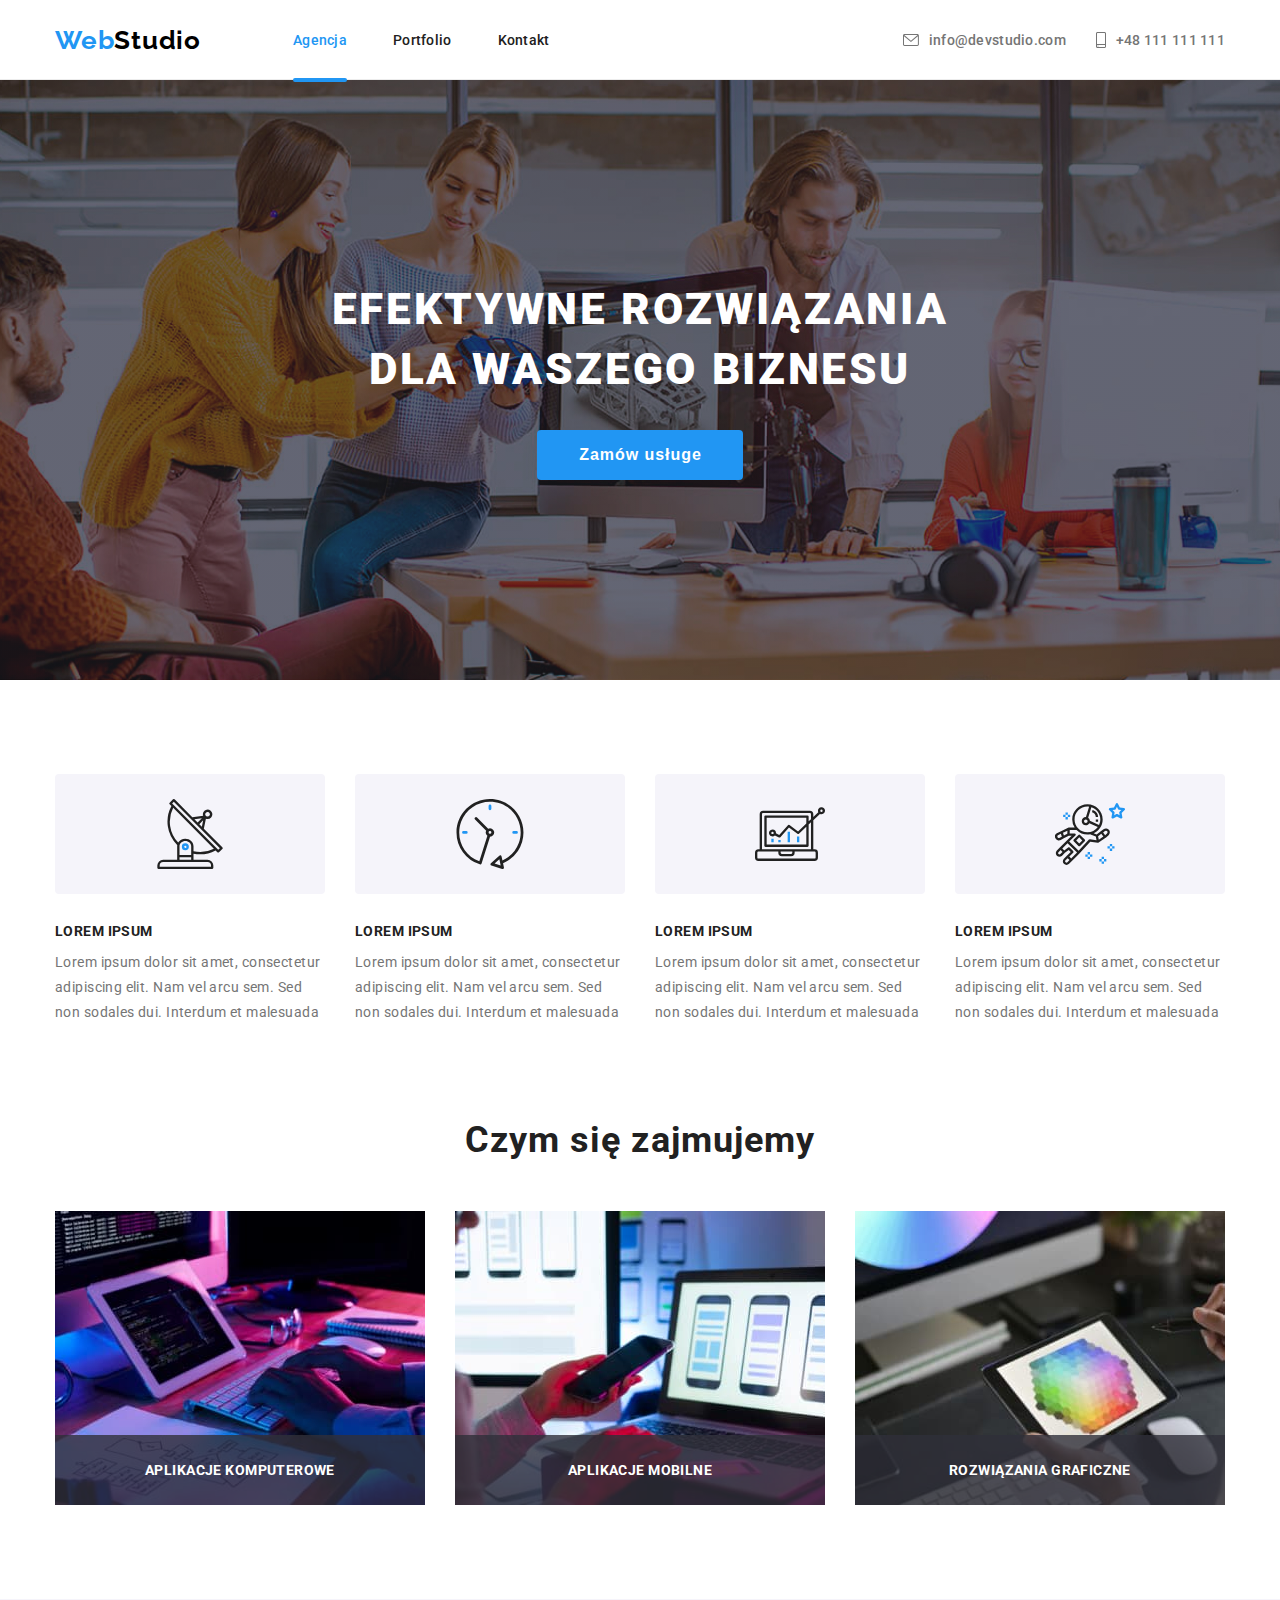
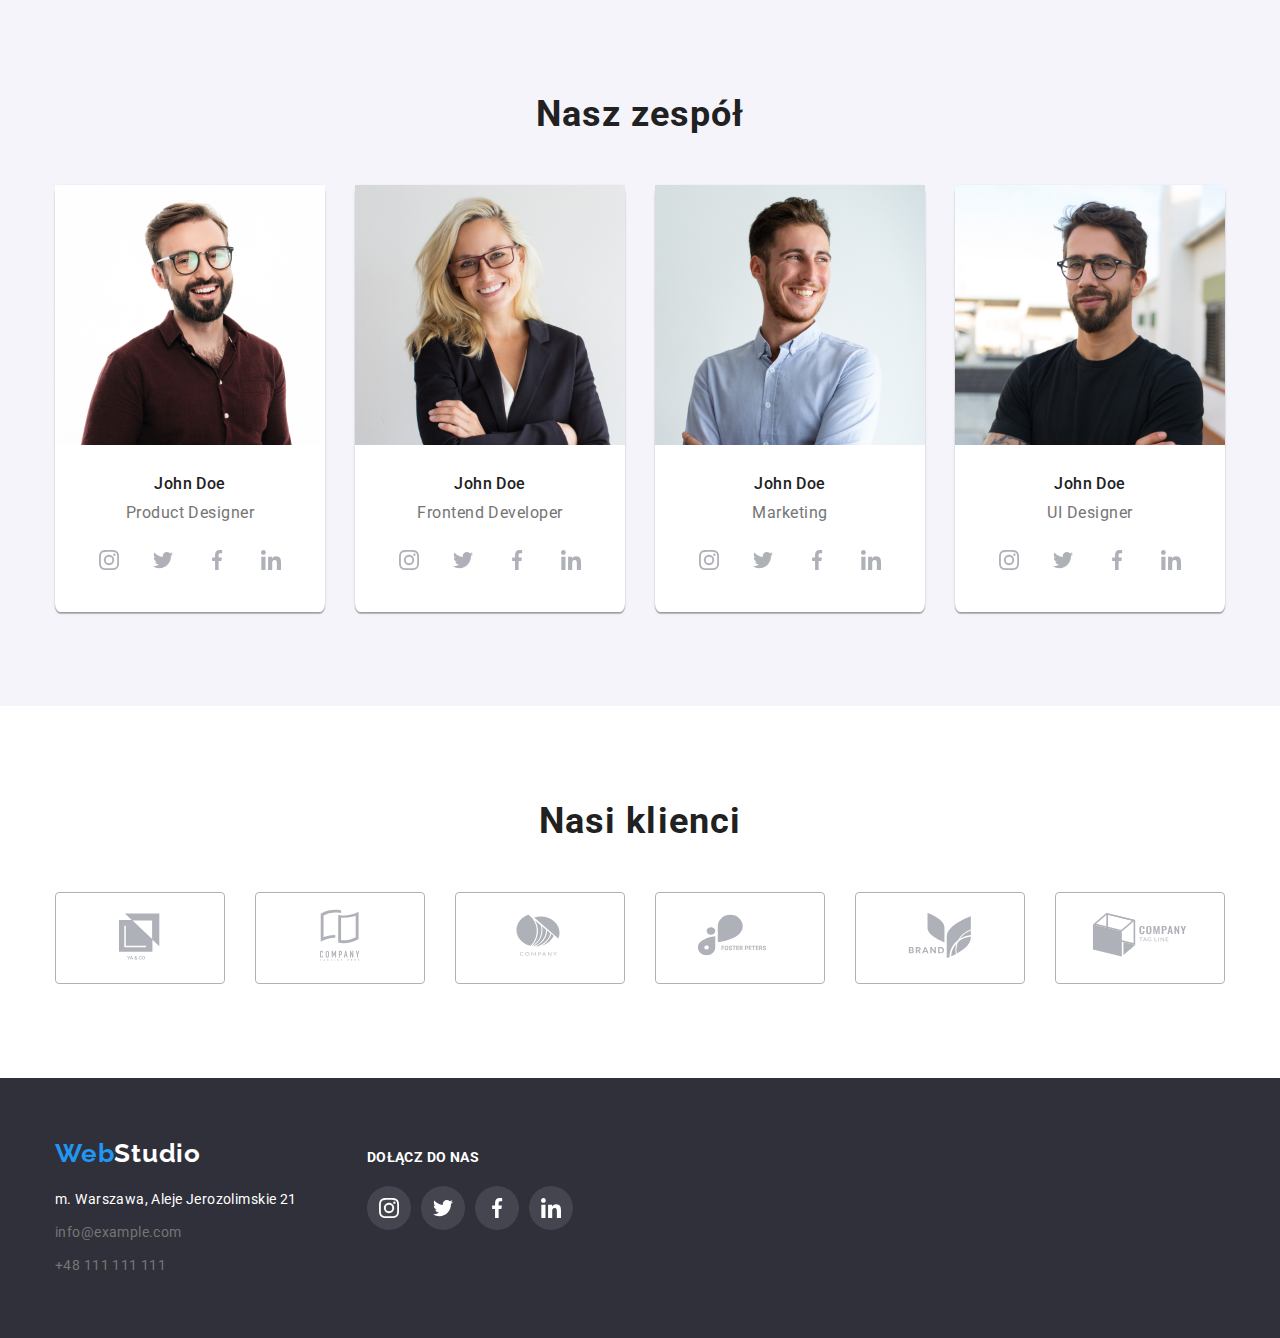
<file: index.html>
<!DOCTYPE html>
<html lang="pl">
    <head>
        <meta charset="UTF-8" />
        <meta http-equiv="X-UA-Compatible" content="IE=edge" />
        <meta name="viewport" content="width=device-width, initial-scale=1.0" />
        <title>Studio</title>
        <!--Font styles links-->
        <link rel="preconnect" href="https://fonts.googleapis.com" />
        <link rel="preconnect" href="https://fonts.gstatic.com" crossorigin />
        <link
            href="https://fonts.googleapis.com/css2?family=Raleway:wght@700&family=Roboto:wght@400;500;700;900&display=swap"
            rel="stylesheet"
        />
        <!--End font styles links-->
        <link rel="stylesheet" href="css/style.css" />
    </head>
    <body>
        <header class="site-navigation">
            <div class="container">
                <nav class="menu">
                    <div class="navigation-box">
                        <a href="index.html" class="logo"
                            ><span class="logo-accent">Web</span>Studio</a
                        >

                        <ul class="navigation-list">
                            <li>
                                <a
                                    href="index.html"
                                    class="navigation-links active"
                                    >Agencja</a
                                >
                            </li>
                            <li>
                                <a
                                    href="portfolio.html"
                                    class="navigation-links"
                                    >Portfolio</a
                                >
                            </li>
                            <li>
                                <a href="#contacts" class="navigation-links"
                                    >Kontakt</a
                                >
                            </li>
                        </ul>
                    </div>
                    <div>
                        <ul class="contacts-list">
                            <li>
                                <a
                                    href="mailto:info@devstudio.com"
                                    class="contacts-links"
                                >
                                    <svg
                                        class="mail-icon"
                                        width="16"
                                        height="12"
                                    >
                                        <use
                                            href="./images/icons.svg#icon-mail"
                                        ></use>
                                    </svg>
                                    info@devstudio.com
                                </a>
                            </li>
                            <li>
                                <a
                                    href="tel:+48111111111"
                                    class="contacts-links"
                                >
                                    <svg
                                        class="phone-icon"
                                        width="10"
                                        height="16"
                                    >
                                        <use
                                            href="./images/icons.svg#icon-phone"
                                        ></use>
                                    </svg>
                                    +48 111 111 111</a
                                >
                            </li>
                        </ul>
                    </div>
                </nav>
            </div>
        </header>

        <main>
            <!-- Main header-->
            <section class="hero">
                <div class="container">
                    <div class="hero-header-box">
                        <h1 class="hero-header">
                            Efektywne rozwiązania dla waszego biznesu
                        </h1>
                    </div>
                    <div class="hero-button-box">
                        <button
                            type="button"
                            class="hero-button"
                            data-modal-open
                        >
                            Zamów usługe
                        </button>
                    </div>
                </div>
            </section>

            <!-- article -->

            <section class="article">
                <div class="container section">
                    <ul class="article-list">
                        <li>
                            <div class="article-icon-box">
                                <svg width="70" height="70">
                                    <use
                                        href="./images/icons.svg#icon-antenna"
                                    ></use>
                                </svg>
                            </div>
                            <article>
                                <h3 class="article-item-title">Lorem ipsum</h3>
                                <p class="article-item">
                                    Lorem ipsum dolor sit amet, consectetur
                                    adipiscing elit. Nam vel arcu sem. Sed non
                                    sodales dui. Interdum et malesuada
                                </p>
                            </article>
                        </li>
                        <li>
                            <div class="article-icon-box">
                                <svg width="70" height="70">
                                    <use
                                        href="./images/icons.svg#icon-clock"
                                    ></use>
                                </svg>
                            </div>
                            <article>
                                <h3 class="article-item-title">Lorem ipsum</h3>
                                <p class="article-item">
                                    Lorem ipsum dolor sit amet, consectetur
                                    adipiscing elit. Nam vel arcu sem. Sed non
                                    sodales dui. Interdum et malesuada
                                </p>
                            </article>
                        </li>
                        <li>
                            <div class="article-icon-box">
                                <svg width="70" height="70">
                                    <use
                                        href="./images/icons.svg#icon-diagram"
                                    ></use>
                                </svg>
                            </div>
                            <article>
                                <h3 class="article-item-title">Lorem ipsum</h3>
                                <p class="article-item">
                                    Lorem ipsum dolor sit amet, consectetur
                                    adipiscing elit. Nam vel arcu sem. Sed non
                                    sodales dui. Interdum et malesuada
                                </p>
                            </article>
                        </li>
                        <li>
                            <div class="article-icon-box">
                                <svg width="70" height="70">
                                    <use
                                        href="./images/icons.svg#icon-astronaut"
                                    ></use>
                                </svg>
                            </div>
                            <article>
                                <h3 class="article-item-title">Lorem ipsum</h3>
                                <p class="article-item">
                                    Lorem ipsum dolor sit amet, consectetur
                                    adipiscing elit. Nam vel arcu sem. Sed non
                                    sodales dui. Interdum et malesuada
                                </p>
                            </article>
                        </li>
                    </ul>
                </div>
            </section>

            <!--offer-->
            <section>
                <div class="container section">
                    <h2 class="offer-title">Czym się zajmujemy</h2>
                    <ul class="offer-list">
                        <li>
                            <div class="thumb">
                                <img
                                    class="offer-image"
                                    src="images/box1.jpg"
                                    alt="pisanie na klawiaturze"
                                    height="294"
                                    width="370"
                                />
                                <div class="offer-image-label">
                                    <p class="offer-image-label-title">
                                        Aplikacje komputerowe
                                    </p>
                                </div>
                            </div>
                        </li>
                        <li>
                            <div class="thumb">
                                <img
                                    class="offer-image"
                                    src="images/box2.jpg"
                                    alt="telefon w ręku"
                                    height="294"
                                    width="370"
                                />
                                <div class="offer-image-label">
                                    <p class="offer-image-label-title">
                                        Aplikacje mobilne
                                    </p>
                                </div>
                            </div>
                        </li>
                        <li>
                            <div class="thumb">
                                <img
                                    class="offer-image"
                                    src="images/box3.jpg"
                                    alt="wybieranie koloru na tablecie"
                                    height="294"
                                    width="370"
                                />
                                <div class="offer-image-label">
                                    <p class="offer-image-label-title">
                                        Rozwiązania graficzne
                                    </p>
                                </div>
                            </div>
                        </li>
                    </ul>
                </div>
            </section>

            <section class="team">
                <div class="container section">
                    <h2 id="agency" class="team-title">Nasz zespół</h2>

                    <ul class="team-list">
                        <li>
                            <figure class="team-card">
                                <img
                                    class="team-image"
                                    src="images/img1.jpg"
                                    alt="mężczyzna w okularach, ubrany w bordową koszulę"
                                    height="260"
                                    width="270"
                                />
                                <figcaption>
                                    <h3 class="team-name">John Doe</h3>
                                    <p class="team-job">Product Designer</p>
                                    <ul class="team-icon-list">
                                        <li>
                                            <a href="#" class="team-icon">
                                                <svg
                                                    class="team-icon-item"
                                                    width="20"
                                                    height="20"
                                                >
                                                    <use
                                                        href="./images/icons.svg#icon-instagram"
                                                    ></use>
                                                </svg>
                                            </a>
                                        </li>
                                        <li>
                                            <a href="#" class="team-icon">
                                                <svg
                                                    class="team-icon-item"
                                                    width="20"
                                                    height="20"
                                                >
                                                    <use
                                                        href="./images/icons.svg#icon-twitter"
                                                    ></use>
                                                </svg>
                                            </a>
                                        </li>
                                        <li>
                                            <a href="#" class="team-icon">
                                                <svg
                                                    class="team-icon-item"
                                                    width="20"
                                                    height="20"
                                                >
                                                    <use
                                                        href="./images/icons.svg#icon-facebook"
                                                    ></use>
                                                </svg>
                                            </a>
                                        </li>
                                        <li>
                                            <a href="#" class="team-icon">
                                                <svg
                                                    class="team-icon-item"
                                                    width="20"
                                                    height="20"
                                                >
                                                    <use
                                                        href="./images/icons.svg#icon-linkedin"
                                                    ></use>
                                                </svg>
                                            </a>
                                        </li>
                                    </ul>
                                </figcaption>
                            </figure>
                        </li>
                        <li>
                            <figure class="team-card">
                                <img
                                    class="team-image"
                                    src="images/img2.jpg"
                                    alt="kobieta w okularach"
                                    height="260"
                                    width="270"
                                />
                                <figcaption>
                                    <h3 class="team-name">John Doe</h3>
                                    <p class="team-job">Frontend Developer</p>
                                    <ul class="team-icon-list">
                                        <li>
                                            <a href="#" class="team-icon">
                                                <svg
                                                    class="team-icon-item"
                                                    width="20"
                                                    height="20"
                                                >
                                                    <use
                                                        href="./images/icons.svg#icon-instagram"
                                                    ></use>
                                                </svg>
                                            </a>
                                        </li>
                                        <li>
                                            <a href="#" class="team-icon">
                                                <svg
                                                    class="team-icon-item"
                                                    width="20"
                                                    height="20"
                                                >
                                                    <use
                                                        href="./images/icons.svg#icon-twitter"
                                                    ></use>
                                                </svg>
                                            </a>
                                        </li>
                                        <li>
                                            <a href="#" class="team-icon">
                                                <svg
                                                    class="team-icon-item"
                                                    width="20"
                                                    height="20"
                                                >
                                                    <use
                                                        href="./images/icons.svg#icon-facebook"
                                                    ></use>
                                                </svg>
                                            </a>
                                        </li>
                                        <li>
                                            <a href="#" class="team-icon">
                                                <svg
                                                    class="team-icon-item"
                                                    width="20"
                                                    height="20"
                                                >
                                                    <use
                                                        href="./images/icons.svg#icon-linkedin"
                                                    ></use>
                                                </svg>
                                            </a>
                                        </li>
                                    </ul>
                                </figcaption>
                            </figure>
                        </li>
                        <li>
                            <figure class="team-card">
                                <img
                                    class="team-image"
                                    src="images/img3.jpg"
                                    alt="uśmiechnięty mężczyzna w niebieskiej koszuli"
                                    height="260"
                                    width="270"
                                />
                                <figcaption>
                                    <h3 class="team-name">John Doe</h3>
                                    <p class="team-job">Marketing</p>
                                    <ul class="team-icon-list">
                                        <li>
                                            <a href="#" class="team-icon">
                                                <svg
                                                    class="team-icon-item"
                                                    width="20"
                                                    height="20"
                                                >
                                                    <use
                                                        href="./images/icons.svg#icon-instagram"
                                                    ></use>
                                                </svg>
                                            </a>
                                        </li>
                                        <li>
                                            <a href="#" class="team-icon">
                                                <svg
                                                    class="team-icon-item"
                                                    width="20"
                                                    height="20"
                                                >
                                                    <use
                                                        href="./images/icons.svg#icon-twitter"
                                                    ></use>
                                                </svg>
                                            </a>
                                        </li>
                                        <li>
                                            <a href="#" class="team-icon">
                                                <svg
                                                    class="team-icon-item"
                                                    width="20"
                                                    height="20"
                                                >
                                                    <use
                                                        href="./images/icons.svg#icon-facebook"
                                                    ></use>
                                                </svg>
                                            </a>
                                        </li>
                                        <li>
                                            <a href="#" class="team-icon">
                                                <svg
                                                    class="team-icon-item"
                                                    width="20"
                                                    height="20"
                                                >
                                                    <use
                                                        href="./images/icons.svg#icon-linkedin"
                                                    ></use>
                                                </svg>
                                            </a>
                                        </li>
                                    </ul>
                                </figcaption>
                            </figure>
                        </li>
                        <li>
                            <figure class="team-card">
                                <img
                                    class="team-image"
                                    src="images/img4.jpg"
                                    alt="mężczyzna w okularach, ubrany w czarną bluzkę"
                                    height="260"
                                    width="270"
                                />
                                <figcaption>
                                    <h3 class="team-name">John Doe</h3>
                                    <p class="team-job">UI Designer</p>
                                    <ul class="team-icon-list">
                                        <li>
                                            <a href="#" class="team-icon">
                                                <svg
                                                    class="team-icon-item"
                                                    width="20"
                                                    height="20"
                                                >
                                                    <use
                                                        href="./images/icons.svg#icon-instagram"
                                                    ></use>
                                                </svg>
                                            </a>
                                        </li>
                                        <li>
                                            <a href="#" class="team-icon">
                                                <svg
                                                    class="team-icon-item"
                                                    width="20"
                                                    height="20"
                                                >
                                                    <use
                                                        href="./images/icons.svg#icon-twitter"
                                                    ></use>
                                                </svg>
                                            </a>
                                        </li>
                                        <li>
                                            <a href="#" class="team-icon">
                                                <svg
                                                    class="team-icon-item"
                                                    width="20"
                                                    height="20"
                                                >
                                                    <use
                                                        href="./images/icons.svg#icon-facebook"
                                                    ></use>
                                                </svg>
                                            </a>
                                        </li>
                                        <li>
                                            <a href="#" class="team-icon">
                                                <svg
                                                    class="team-icon-item"
                                                    width="20"
                                                    height="20"
                                                >
                                                    <use
                                                        href="./images/icons.svg#icon-linkedin"
                                                    ></use>
                                                </svg>
                                            </a>
                                        </li>
                                    </ul>
                                </figcaption>
                            </figure>
                        </li>
                    </ul>
                </div>
            </section>
            <section>
                <div class="container section">
                    <h2 class="clients-title">Nasi klienci</h2>
                    <ul class="clients-list">
                        <li>
                            <a href="#" class="clients-icons">
                                <svg
                                    class="clients-icon-svg"
                                    width="106"
                                    height="60"
                                >
                                    <use
                                        href="./images/icons.svg#icon-logo-1"
                                    ></use>
                                </svg>
                            </a>
                        </li>
                        <li>
                            <a href="#" class="clients-icons">
                                <svg
                                    class="clients-icon-svg"
                                    width="106"
                                    height="60"
                                >
                                    <use
                                        href="./images/icons.svg#icon-logo-2"
                                    ></use>
                                </svg>
                            </a>
                        </li>
                        <li>
                            <a href="#" class="clients-icons">
                                <svg
                                    class="clients-icon-svg"
                                    width="106"
                                    height="60"
                                >
                                    <use
                                        href="./images/icons.svg#icon-logo-3"
                                    ></use>
                                </svg>
                            </a>
                        </li>
                        <li>
                            <a href="#" class="clients-icons">
                                <svg
                                    class="clients-icon-svg"
                                    width="106"
                                    height="60"
                                >
                                    <use
                                        href="./images/icons.svg#icon-logo-4"
                                    ></use>
                                </svg>
                            </a>
                        </li>
                        <li>
                            <a href="#" class="clients-icons">
                                <svg
                                    class="clients-icon-svg"
                                    width="106"
                                    height="60"
                                >
                                    <use
                                        href="./images/icons.svg#icon-logo-5"
                                    ></use>
                                </svg>
                            </a>
                        </li>
                        <li>
                            <a href="#" class="clients-icons">
                                <svg
                                    class="clients-icon-svg"
                                    width="106"
                                    height="60"
                                >
                                    <use
                                        href="./images/icons.svg#icon-logo-6"
                                    ></use>
                                </svg>
                            </a>
                        </li>
                    </ul>
                </div>
            </section>
        </main>

        <footer class="footer">
            <div class="container footer-container">
                <div class="footer-contacts-box">
                    <div class="logo-box">
                        <a href="#" class="logo-alternative">
                            <span class="logo-accent">Web</span>Studio
                        </a>
                    </div>
                    <address id="contacts">
                        <ul class="footer-list">
                            <li class="footer-item">
                                m. Warszawa, Aleje Jerozolimskie 21
                            </li>
                            <li class="footer-item">
                                <a
                                    href="mailto:info@example.com"
                                    class="footer-links"
                                    >info@example.com</a
                                >
                            </li>
                            <li class="footer-item">
                                <a href="tel:+48111111111" class="footer-links"
                                    >+48 111 111 111</a
                                >
                            </li>
                        </ul>
                    </address>
                </div>

                <div class="footer-icon-box">
                    <h3 class="footer-icon-title">Dołącz do nas</h3>
                    <ul class="footer-icon-list">
                        <li>
                            <a href="#" class="footer-icon">
                                <svg width="20" height="20">
                                    <use
                                        href="./images/icons.svg#icon-instagram"
                                    ></use>
                                </svg>
                            </a>
                        </li>
                        <li>
                            <a href="#" class="footer-icon">
                                <svg width="20" height="20">
                                    <use
                                        href="./images/icons.svg#icon-twitter"
                                    ></use>
                                </svg>
                            </a>
                        </li>
                        <li>
                            <a href="#" class="footer-icon">
                                <svg width="20" height="20">
                                    <use
                                        href="./images/icons.svg#icon-facebook"
                                    ></use>
                                </svg>
                            </a>
                        </li>
                        <li>
                            <a href="#" class="footer-icon">
                                <svg width="20" height="20">
                                    <use
                                        href="./images/icons.svg#icon-linkedin"
                                    ></use>
                                </svg>
                            </a>
                        </li>
                    </ul>
                </div>
            </div>
        </footer>

        <div class="backdrop is-hidden" data-modal>
            <div class="modal">
                <button class="modal-close" data-modal-close>
                    <svg width="18" height="18">
                        <use href="./images/icons.svg#close-btn"></use>
                    </svg>
                </button>
            </div>
        </div>
        <script src="./js/modal.js"></script>
    </body>
</html>
</file>
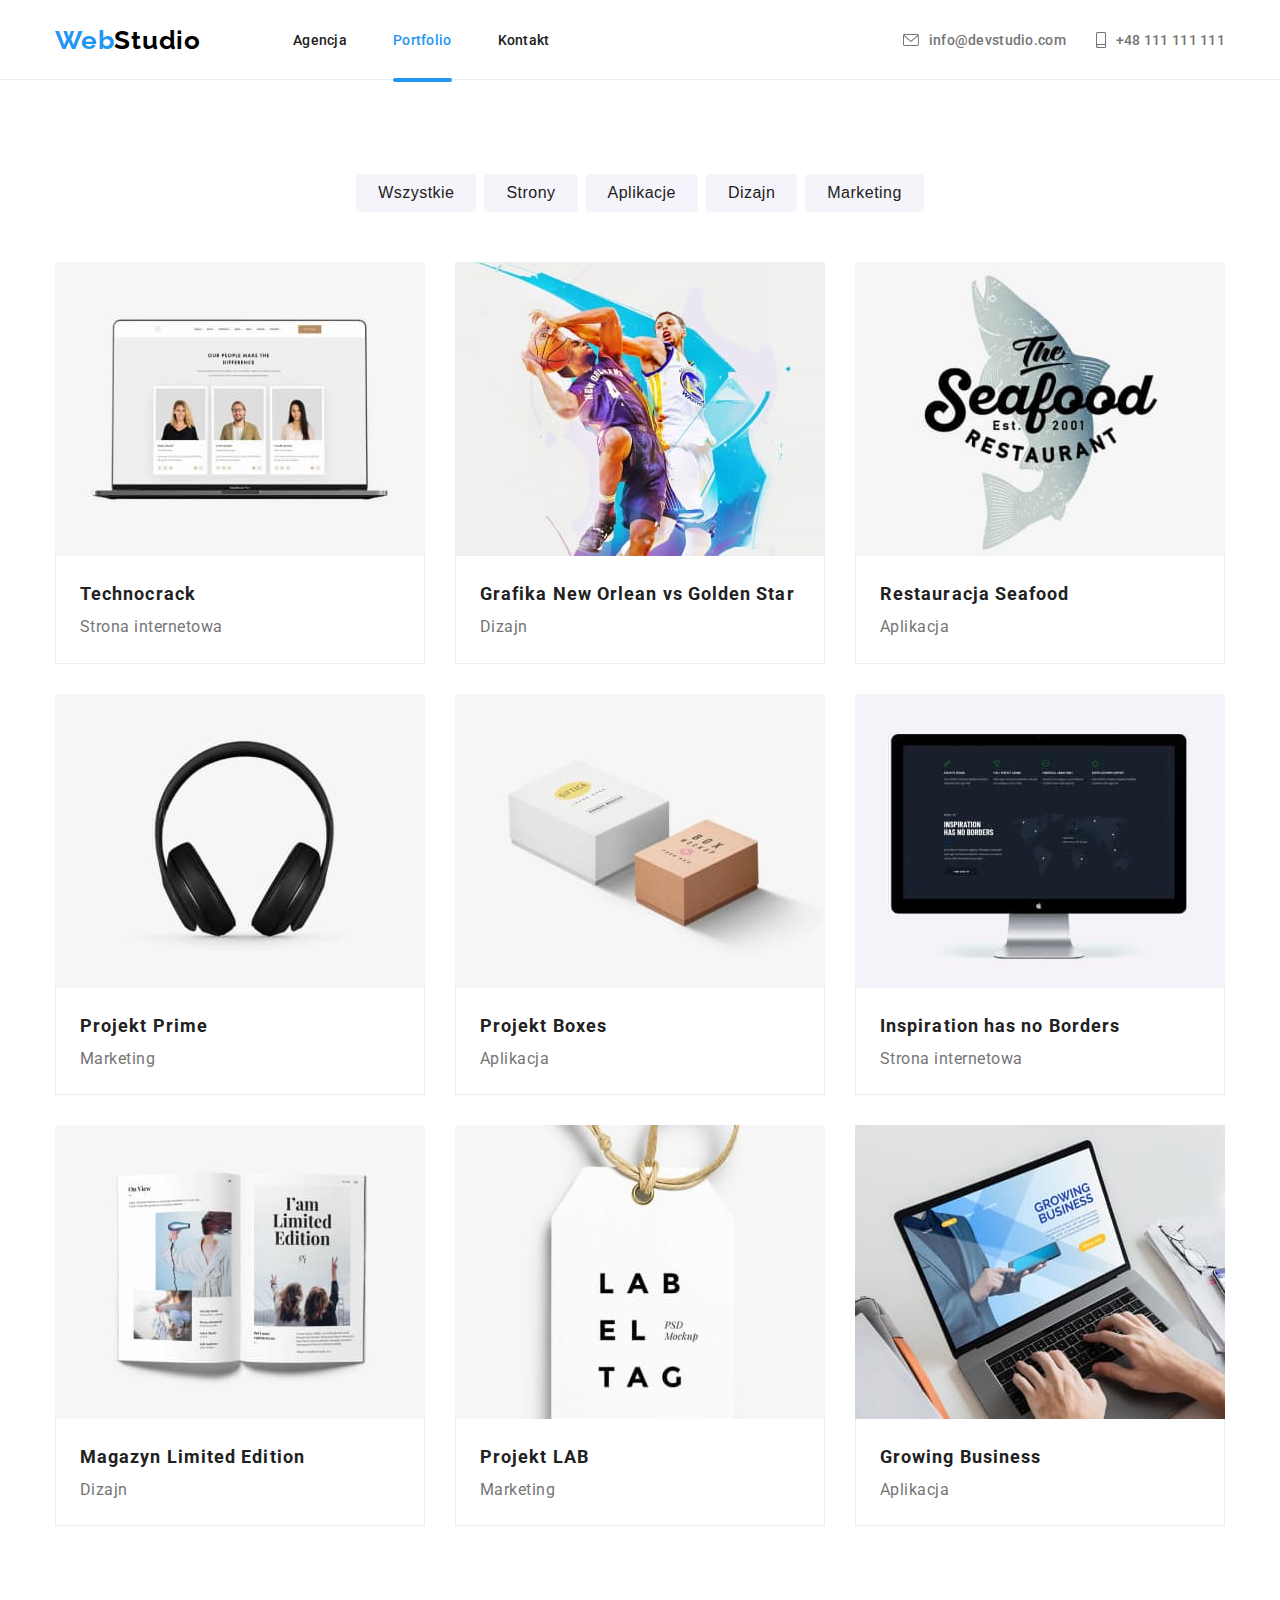
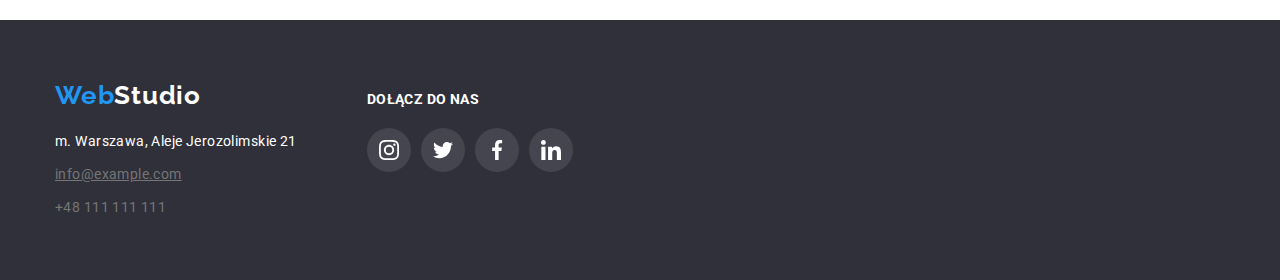
<file: portfolio.html>
<!DOCTYPE html>
<html lang="pl">
    <head>
        <meta charset="UTF-8" />
        <meta http-equiv="X-UA-Compatible" content="IE=edge" />
        <meta name="viewport" content="width=device-width, initial-scale=1.0" />
        <title>Portfolio</title>
        <!--Font styles links-->
        <link rel="preconnect" href="https://fonts.googleapis.com" />
        <link rel="preconnect" href="https://fonts.gstatic.com" crossorigin />
        <link
            href="https://fonts.googleapis.com/css2?family=Raleway:wght@700&family=Roboto:wght@400;500;700;900&display=swap"
            rel="stylesheet"
        />
        <!-- Normalizer -->
        <link
            rel="stylesheet"
            href="https://cdnjs.cloudflare.com/ajax/libs/modern-normalize/1.1.0/modern-normalize.min.css"
            integrity="sha512-wpPYUAdjBVSE4KJnH1VR1HeZfpl1ub8YT/NKx4PuQ5NmX2tKuGu6U/JRp5y+Y8XG2tV+wKQpNHVUX03MfMFn9Q=="
            crossorigin="anonymous"
            referrerpolicy="no-referrer"
        />
        <!--Styles -->
        <link rel="stylesheet" href="css/style.css" />
    </head>
    <body>
        <header class="site-navigation">
            <div class="container">
                <nav class="menu">
                    <div class="navigation-box">
                        <a href="index.html" class="logo"
                            ><span class="logo-accent">Web</span>Studio</a
                        >

                        <ul class="navigation-list">
                            <li>
                                <a href="index.html" class="navigation-links"
                                    >Agencja</a
                                >
                            </li>
                            <li>
                                <a
                                    href="portfolio.html"
                                    class="navigation-links active"
                                    >Portfolio</a
                                >
                            </li>
                            <li>
                                <a href="#contacts" class="navigation-links"
                                    >Kontakt</a
                                >
                            </li>
                        </ul>
                    </div>

                    <ul class="contacts-list">
                        <li>
                            <a
                                href="mailto:info@devstudio.com"
                                class="contacts-links"
                            >
                                <svg class="mail-icon" width="16" height="12">
                                    <use
                                        href="./images/icons.svg#icon-mail"
                                    ></use>
                                </svg>
                                info@devstudio.com</a
                            >
                        </li>
                        <li>
                            <a href="tel:+48111111111" class="contacts-links">
                                <svg class="phone-icon" width="10" height="16">
                                    <use
                                        href="./images/icons.svg#icon-phone"
                                    ></use>
                                </svg>
                                +48 111 111 111</a
                            >
                        </li>
                    </ul>
                </nav>
            </div>
        </header>
        <main>
            <section>
                <div class="section container">
                    <ul class="filter-list">
                        <li>
                            <button type="button" class="filter-button">
                                Wszystkie
                            </button>
                        </li>
                        <li>
                            <button type="button" class="filter-button">
                                Strony
                            </button>
                        </li>
                        <li>
                            <button type="button" class="filter-button">
                                Aplikacje
                            </button>
                        </li>
                        <li>
                            <button type="button" class="filter-button">
                                Dizajn
                            </button>
                        </li>
                        <li>
                            <button type="button" class="filter-button">
                                Marketing
                            </button>
                        </li>
                    </ul>
                    <ul class="gallery-list">
                        <li class="gallery-list-item">
                            <figure class="gallery-card">
                                <div class="gallery-overflow">
                                    <img
                                        class="gallery-image"
                                        src="images/port1.jpg"
                                        alt="uśmiechnięty mężczyzna w niebieskiej koszuli"
                                        height="294"
                                        width="370"
                                    />

                                    <p class="overlay">
                                        Technocrack jest popularną platformą
                                        wykorzystywaną do rozpowszechniania
                                        koronawirusa. Firmy wykorzystują tę
                                        platformę do celów szpiegowskich i
                                        ataków na niezabezpieczone serwery
                                        konkurencji
                                    </p>
                                </div>

                                <figcaption class="gallery-desrip">
                                    <h3 class="gallery-title">Technocrack</h3>
                                    <p class="gallery-type">
                                        Strona internetowa
                                    </p>
                                </figcaption>
                            </figure>
                        </li>
                        <li>
                            <figure class="gallery-card">
                                <div class="gallery-overflow">
                                    <img
                                        class="gallery-image"
                                        src="images/port2.jpg"
                                        alt="uśmiechnięty mężczyzna w niebieskiej koszuli"
                                        height="294"
                                        width="370"
                                    />
                                    <p class="overlay">
                                        Technocrack jest popularną platformą
                                        wykorzystywaną do rozpowszechniania
                                        koronawirusa. Firmy wykorzystują tę
                                        platformę do celów szpiegowskich i
                                        ataków na niezabezpieczone serwery
                                        konkurencji
                                    </p>
                                </div>
                                <figcaption class="gallery-desrip">
                                    <h3 class="gallery-title">
                                        Grafika New Orlean vs Golden Star
                                    </h3>
                                    <p class="gallery-type">Dizajn</p>
                                </figcaption>
                            </figure>
                        </li>
                        <li>
                            <figure class="gallery-card">
                                <div class="gallery-overflow">
                                    <img
                                        class="gallery-image"
                                        src="images/port3.jpg"
                                        alt="uśmiechnięty mężczyzna w niebieskiej koszuli"
                                        height="294"
                                        width="370"
                                    />
                                    <p class="overlay">
                                        Technocrack jest popularną platformą
                                        wykorzystywaną do rozpowszechniania
                                        koronawirusa. Firmy wykorzystują tę
                                        platformę do celów szpiegowskich i
                                        ataków na niezabezpieczone serwery
                                        konkurencji
                                    </p>
                                </div>
                                <figcaption class="gallery-desrip">
                                    <h3 class="gallery-title">
                                        Restauracja Seafood
                                    </h3>
                                    <p class="gallery-type">Aplikacja</p>
                                </figcaption>
                            </figure>
                        </li>
                        <li>
                            <figure class="gallery-card">
                                <div class="gallery-overflow">
                                    <img
                                        class="gallery-image"
                                        src="images/port4.jpg"
                                        alt="uśmiechnięty mężczyzna w niebieskiej koszuli"
                                        height="294"
                                        width="370"
                                    />
                                    <p class="overlay">
                                        Technocrack jest popularną platformą
                                        wykorzystywaną do rozpowszechniania
                                        koronawirusa. Firmy wykorzystują tę
                                        platformę do celów szpiegowskich i
                                        ataków na niezabezpieczone serwery
                                        konkurencji
                                    </p>
                                </div>
                                <figcaption class="gallery-desrip">
                                    <h3 class="gallery-title">Projekt Prime</h3>
                                    <p class="gallery-type">Marketing</p>
                                </figcaption>
                            </figure>
                        </li>
                        <li>
                            <figure class="gallery-card">
                                <div class="gallery-overflow">
                                    <img
                                        class="gallery-image"
                                        src="images/port5.jpg"
                                        alt="uśmiechnięty mężczyzna w niebieskiej koszuli"
                                        height="294"
                                        width="370"
                                    />
                                    <p class="overlay">
                                        Technocrack jest popularną platformą
                                        wykorzystywaną do rozpowszechniania
                                        koronawirusa. Firmy wykorzystują tę
                                        platformę do celów szpiegowskich i
                                        ataków na niezabezpieczone serwery
                                        konkurencji
                                    </p>
                                </div>
                                <figcaption class="gallery-desrip">
                                    <h3 class="gallery-title">Projekt Boxes</h3>
                                    <p class="gallery-type">Aplikacja</p>
                                </figcaption>
                            </figure>
                        </li>
                        <li>
                            <figure class="gallery-card">
                                <div class="gallery-overflow">
                                    <img
                                        class="gallery-image"
                                        src="images/port6.jpg"
                                        alt="uśmiechnięty mężczyzna w niebieskiej koszuli"
                                        height="294"
                                        width="370"
                                    />
                                    <p class="overlay">
                                        Technocrack jest popularną platformą
                                        wykorzystywaną do rozpowszechniania
                                        koronawirusa. Firmy wykorzystują tę
                                        platformę do celów szpiegowskich i
                                        ataków na niezabezpieczone serwery
                                        konkurencji
                                    </p>
                                </div>
                                <figcaption class="gallery-desrip">
                                    <h3 class="gallery-title">
                                        Inspiration has no Borders
                                    </h3>
                                    <p class="gallery-type">
                                        Strona internetowa
                                    </p>
                                </figcaption>
                            </figure>
                        </li>
                        <li>
                            <figure class="gallery-card">
                                <div class="gallery-overflow">
                                    <img
                                        class="gallery-image"
                                        src="images/port7.jpg"
                                        alt="uśmiechnięty mężczyzna w niebieskiej koszuli"
                                        height="294"
                                        width="370"
                                    />
                                    <p class="overlay">
                                        Technocrack jest popularną platformą
                                        wykorzystywaną do rozpowszechniania
                                        koronawirusa. Firmy wykorzystują tę
                                        platformę do celów szpiegowskich i
                                        ataków na niezabezpieczone serwery
                                        konkurencji
                                    </p>
                                </div>
                                <figcaption class="gallery-desrip">
                                    <h3 class="gallery-title">
                                        Magazyn Limited Edition
                                    </h3>
                                    <p class="gallery-type">Dizajn</p>
                                </figcaption>
                            </figure>
                        </li>
                        <li>
                            <figure class="gallery-card">
                                <div class="gallery-overflow">
                                    <img
                                        class="gallery-image"
                                        src="images/port8.jpg"
                                        alt="uśmiechnięty mężczyzna w niebieskiej koszuli"
                                        height="294"
                                        width="370"
                                    />
                                    <p class="overlay">
                                        Technocrack jest popularną platformą
                                        wykorzystywaną do rozpowszechniania
                                        koronawirusa. Firmy wykorzystują tę
                                        platformę do celów szpiegowskich i
                                        ataków na niezabezpieczone serwery
                                        konkurencji
                                    </p>
                                </div>
                                <figcaption class="gallery-desrip">
                                    <h3 class="gallery-title">Projekt LAB</h3>
                                    <p class="gallery-type">Marketing</p>
                                </figcaption>
                            </figure>
                        </li>
                        <li>
                            <figure class="gallery-card">
                                <div class="gallery-overflow">
                                    <img
                                        class="gallery-image"
                                        src="images/port9.jpg"
                                        alt="uśmiechnięty mężczyzna w niebieskiej koszuli"
                                        height="294"
                                        width="370"
                                    />
                                    <p class="overlay">
                                        Technocrack jest popularną platformą
                                        wykorzystywaną do rozpowszechniania
                                        koronawirusa. Firmy wykorzystują tę
                                        platformę do celów szpiegowskich i
                                        ataków na niezabezpieczone serwery
                                        konkurencji
                                    </p>
                                </div>
                                <figcaption class="gallery-desrip">
                                    <h3 class="gallery-title">
                                        Growing Business
                                    </h3>
                                    <p class="gallery-type">Aplikacja</p>
                                </figcaption>
                            </figure>
                        </li>
                    </ul>
                </div>
            </section>
        </main>
        <footer class="footer">
            <div class="container footer-container">
                <div class="footer-contacts-box">
                    <div class="logo-box">
                        <a href="#" class="logo-alternative">
                            <span class="logo-accent">Web</span>Studio
                        </a>
                    </div>
                    <address id="contacts">
                        <ul class="footer-list">
                            <li class="footer-item">
                                m. Warszawa, Aleje Jerozolimskie 21
                            </li>
                            <li class="footer-item">
                                <a
                                    href="mailto:info@example.com"
                                    class="footer-links mail"
                                    >info@example.com</a
                                >
                            </li>
                            <li class="footer-item">
                                <a href="tel:+48111111111" class="footer-links"
                                    >+48 111 111 111</a
                                >
                            </li>
                        </ul>
                    </address>
                </div>

                <div class="footer-icon-box">
                    <h3 class="footer-icon-title">Dołącz do nas</h3>
                    <ul class="footer-icon-list">
                        <li>
                            <a href="#" class="footer-icon">
                                <svg width="20" height="20">
                                    <use
                                        href="./images/icons.svg#icon-instagram"
                                    ></use>
                                </svg>
                            </a>
                        </li>
                        <li>
                            <a href="#" class="footer-icon">
                                <svg width="20" height="20">
                                    <use
                                        href="./images/icons.svg#icon-twitter"
                                    ></use>
                                </svg>
                            </a>
                        </li>
                        <li>
                            <a href="#" class="footer-icon">
                                <svg width="20" height="20">
                                    <use
                                        href="./images/icons.svg#icon-facebook"
                                    ></use>
                                </svg>
                            </a>
                        </li>
                        <li>
                            <a href="#" class="footer-icon">
                                <svg width="20" height="20">
                                    <use
                                        href="./images/icons.svg#icon-linkedin"
                                    ></use>
                                </svg>
                            </a>
                        </li>
                    </ul>
                </div>
            </div>
        </footer>
    </body>
</html>
</file>
<file: css/style.css>
:root {
    /* brand main colors */
    --brand-color: #757575;
    --secondary-color: #212121;
    --complementary-color: #ffffff;
    --main-background-color: #2f303a;
    --footer-contacts-color: #ffffff99;
    --section-background-color: #f5f4fa;
    --gradient-transparent-color: #2f303a66;
    --projects-label: #2f303acc;

    /*logo colors */
    --logo-color: #000000;
    --logo-secondary-color: #2196f3;

    /*fonts */
    --brand-font: 'Roboto', sans-serif;
    --logo-font: 'Raleway', sans-serif;

    /* other colors */
    --focus-color: #2196f3;
    --button-background-color: #2196f3;
    --button-background-complementary-color: #f5f4fa;
    --icon-color: #afb1b8;
    --article-icon-background: #f5f4fa;
    --icon-transparent-background: #ffffff1a;
}

* {
    margin: 0;
    padding: 0;
}
*,
::after,
::before {
    box-sizing: border-box;
}
body {
    font-family: var(--brand-font);
}

.section {
    padding: 94px 0;
}
/* logo */

.logo {
    font-size: 26px;
    font-weight: 700;
    font-family: var(--logo-font);
    color: var(--logo-color);
    text-decoration: none;
    line-height: 1.17;
    letter-spacing: 0.03em;
    align-items: center;
    margin-right: 93px;
    max-width: 145px;
}

.logo-accent {
    color: var(--logo-secondary-color);
}

.logo-alternative {
    font-size: 26px;
    font-weight: 700;
    font-family: var(--logo-font);
    color: var(--complementary-color);
    text-decoration: none;
    line-height: 1.17;
    letter-spacing: 0.03em;
}
.site-navigation {
    border-bottom: 1px solid #ececec;
}

.menu {
    font-size: 14px;
    font-weight: 500;
    line-height: 1.17;
    letter-spacing: 0.02em;
    display: flex;
    flex-direction: row;
    justify-content: space-between;
    margin: 0;
    align-items: center;
    padding: 24.5px 0;
}

.contacts-list {
    color: var(--secondary-color);
    list-style-type: none;
    display: flex;
    gap: 30px;
    margin: 0;
    padding-left: 0;
    justify-content: space-between;
}
.contacts-links {
    display: flex;
    text-decoration: none;
    color: var(--brand-color);
    flex-wrap: nowrap;
    align-items: center;
    transition: color 250ms cubic-bezier(0.4, 0, 0.2, 1);
}

.contacts-links:hover,
.contacts-links:focus {
    color: var(--focus-color);
}

/* Navigation */
.navigation-list {
    color: var(--secondary-color);
    list-style-type: none;
    display: flex;
    justify-content: space-between;
    margin: 0;
    padding-left: 0;
    font-weight: 500;
    letter-spacing: 0.02em;
    gap: 46px;
}

.navigation-box {
    display: flex;
    align-items: center;
}
.navigation-links {
    text-decoration: none;
    color: var(--secondary-color);
    transition: color 250ms cubic-bezier(0.4, 0, 0.2, 1);
    position: relative;
    display: block;
}

.navigation-links:hover,
.navigation-links:focus {
    color: var(--focus-color);
}
.navigation-links:hover::after,
.navigation-links:focus::after {
    content: '';
    position: absolute;
    top: 46px;
    width: 100%;
    height: 4px;
    border-radius: 2px;
    background-color: var(--focus-color);
    display: block;
}
.active {
    color: var(--logo-secondary-color);
    transition: color 250ms cubic-bezier(0.4, 0, 0.2, 1);
}
.active::after {
    content: '';
    position: absolute;
    top: 46px;
    width: 100%;
    height: 4px;
    border-radius: 2px;
    background-color: var(--focus-color);
    display: block;
}
.mail-icon {
    margin-right: 10px;
    fill: currentColor;
}

.phone-icon {
    margin-right: 10px;
    fill: currentColor;
}

/* main header */
.hero {
    background-color: var(--main-background-color);
    padding: 200px 0;
    background-image: linear-gradient(
            var(--gradient-transparent-color),
            var(--gradient-transparent-color)
        ),
        url('../images/hero-image.jpg');

    background-repeat: no-repeat;
    background-position: center;
    max-width: 1600px;
    display: flex;
    margin: 0 auto;
}

.hero-header {
    color: var(--complementary-color);
    text-align: center;
    text-transform: uppercase;
    font-weight: 900;
    font-size: 44px;
    line-height: 1.36;
    letter-spacing: 0.06em;
    margin-bottom: 30px;
    max-width: 696px;
    display: flex;
    align-items: center;
}
.hero-button {
    cursor: pointer;
    color: var(--complementary-color);
    background-color: var(--button-background-color);
    border: none;
    font-size: 16px;
    font-weight: 700;
    line-height: 1.88;
    letter-spacing: 0.06em;
    text-align: center;
    padding: 10px 41px 10px 42px;
    border-radius: 4px;
}
.hero-header-box {
    display: flex;
    justify-content: center;
}
.hero-button-box {
    display: flex;
    justify-content: center;
}

/* article */

.article .section {
    padding-bottom: 0;
}

.article-icon-box {
    padding: 25px 100px 21px 100px;
    margin-bottom: 30px;
    background-color: var(--article-icon-background);
    border-radius: 4px;
}
.article-list {
    list-style-type: none;
    display: flex;
    justify-content: space-between;
    padding-left: 0;
    gap: 30px;
    margin: 0;
}

.article-item-title {
    list-style-type: none;
    color: var(--secondary-color);
    font-size: 14px;
    font-weight: 700;
    line-height: 1.12;
    letter-spacing: 0.03em;
    align-items: center;
    justify-content: center;
    margin: 0;
    text-transform: uppercase;
}

.article-item {
    color: var(--brand-color);
    font-size: 14px;
    font-weight: 400;
    line-height: 1.79;
    letter-spacing: 0.03em;
    margin: 10px 0 0 0;
    width: 100%;
}

/* offer */
.offer-title {
    font-size: 36px;
    font-weight: 700;
    color: var(--secondary-color);
    line-height: 1.17;
    letter-spacing: 0.03em;
    text-align: center;
    margin: 0;
}
.offer-list {
    list-style-type: none;
    display: flex;
    justify-content: space-between;
    padding-left: 0;
    flex-wrap: wrap;
    margin-bottom: 0;
    margin-top: 50px;
}
.offer-image {
    width: 100%;
    display: block;
}

.offer-image-label {
    position: absolute;
    bottom: 0;
    background-color: var(--projects-label);
    color: #fff;
    width: 100%;
    font-size: 14px;
    font-weight: 700;
    text-transform: uppercase;
    letter-spacing: 0.03em;
    text-align: center;
    padding: 27px 0;
}

.thumb {
    position: relative;
}

/* team */

.team {
    background: var(--section-background-color);
    margin-top: 0;
}
.team-card {
    background: var(--complementary-color);
    box-shadow: 0px 1px 3px #0000001f, 0px 1px 1px #00000024,
        0px 2px 1px #00000033;
    max-width: 270px;
    display: flex;
    flex-direction: column;
    align-items: center;
    border-radius: 2%;
    margin: 0;
}
.team-title {
    font-size: 36px;
    font-weight: 700;
    color: var(--secondary-color);
    line-height: 1.17;
    letter-spacing: 0.03em;
    text-align: center;
    margin: 0;
}
.team-list {
    list-style-type: none;
    display: flex;
    justify-content: space-between;
    padding-left: 0;
    flex-wrap: wrap;
    margin-top: 50px;
    margin-bottom: 0;
}

.team-name {
    font-size: 16px;
    font-weight: 500;
    color: var(--secondary-color);
    line-height: 1.17;
    letter-spacing: 0.03em;
    text-align: center;
    margin-top: 30px;
}

.team-image {
    display: block;
    margin-block-start: 1em;
    margin-block-end: 1em;
    margin-inline-start: 40px;
    margin-inline-end: 40px;
    margin-top: 0;
    margin-bottom: 0;
}

.team-job {
    font-size: 16px;
    font-weight: 400;
    line-height: 1.17;
    letter-spacing: 0.03em;
    text-align: center;
    color: var(--brand-color);
    margin-bottom: 15px;
    margin-top: 10px;
}

.team-icon-list {
    list-style: none;
    display: flex;
    gap: 10px;
    margin-bottom: 30px;
}

.team-icon {
    fill: var(--icon-color);
    border-radius: 50%;
    display: block;
    padding: 12px;
    font-size: 0;
    transition: 250ms cubic-bezier(0.4, 0, 0.2, 1);
    transition-property: background-color fill;
}

.team-icon:hover,
.team-icon:focus {
    fill: var(--complementary-color);
    background-color: var(--button-background-color);
}
.clients-title {
    font-size: 36px;
    font-weight: 700;
    color: var(--secondary-color);
    line-height: 1.17;
    letter-spacing: 0.03em;
    text-align: center;
    margin: 0;
}

.clients-list {
    display: flex;
    list-style: none;
    justify-content: space-between;
    align-items: center;
    margin-top: 50px;
}

.clients-icons {
    display: block;
    padding: 13px 31px;
    border: 1px solid var(--icon-color);
    border-radius: 4px;
    fill: var(--icon-color);
    transition: 250ms cubic-bezier(0.4, 0, 0.2, 1);
    transition-property: fill border-color;
}

.clients-icons:hover,
.clients-icons:focus {
    fill: var(--focus-color);
    border-color: var(--focus-color);
}

/* footer */

.footer {
    background-color: var(--main-background-color);
    padding: 60px 0;
}

.footer-container {
    gap: 70px;
    display: flex;
}

.footer-list {
    list-style-type: none;
    font-style: normal;
    line-height: 1.71;
    letter-spacing: 0.03em;
    font-weight: 400;
    font-size: 14px;
    margin-top: 20px;
    margin-bottom: 0;
}

.footer-item {
    list-style-type: none;
    font-style: normal;
    color: var(--complementary-color);
    margin-bottom: 9px;
}

.footer-links {
    text-decoration: none;
    color: var(--brand-color);
    transition: color 250ms cubic-bezier(0.4, 0, 0.2, 1);
}

.footer-item:nth-last-child(1) {
    margin-bottom: 0px;
}
.footer-links:hover,
.footer-links:focus {
    color: var(--focus-color);
}

.mail {
    text-decoration: underline;
}

.footer-icon-box {
    padding-top: 12px;
}

.footer-icon-title {
    font-style: normal;
    font-weight: 700;
    font-size: 14px;
    line-height: 1.14;
    letter-spacing: 0.03em;
    text-transform: uppercase;
    color: var(--complementary-color);
}

.footer-icon-list {
    list-style: none;
    display: flex;
    gap: 10px;
    margin-top: 20px;
}

.footer-icon {
    fill: var(--complementary-color);
    background-color: var(--icon-transparent-background);
    border-radius: 50%;
    display: block;
    padding: 12px;
    font-size: 0;
    transition: background-color 250ms cubic-bezier(0.4, 0, 0.2, 1);
}

.footer-icon:hover,
.footer-icon:focus {
    background-color: var(--button-background-color);
}
/* portfolio page */
.gallery-list {
    list-style-type: none;
    display: flex;
    flex-wrap: wrap;
    justify-content: space-between;
    padding-left: 0;
    gap: 30px;
    margin: 0;
    align-items: center;
}

.gallery-title {
    font-size: 18px;
    font-weight: 700;
    color: var(--secondary-color);
    line-height: 2;
    letter-spacing: 0.06em;
}
.gallery-card {
    background: var(--complementary-color);
    display: flex;
    flex-direction: column;
    margin: 0;
    padding-left: 0;
    flex-basis: calc((100% - 60px) / 3);
    transition-property: box-shadow;
    transition: 250ms cubic-bezier(0.4, 0, 0.2, 1);
}

.gallery-card:hover,
.gallery-card:focus {
    box-shadow: 1px 4px 6px rgba(0, 0, 0, 0.16);
}

.gallery-overflow {
    width: 370px;
    height: 294px;
    overflow: hidden;
    position: relative;
}

.overlay {
    position: absolute;
    color: var(--complementary-color);
    font-size: 18px;
    font-weight: 400;
    line-height: 1.56;
    letter-spacing: 0.03em;
    background-color: rgba(33, 150, 243, 0.9);
    padding: 49px 45px 49px 24px;
    text-align: left;
    width: 100%;
    height: 100%;
    top: 0;
    left: 0;
    transform: translateY(100%);
    transition: transform 250ms cubic-bezier(0.4, 0, 0.2, 1);
}
.gallery-image {
    display: block;
}

.gallery-card:hover .overlay,
.gallery-card:focus .overlay {
    transform: translateY(0);
}

.gallery-desrip {
    padding: 20px 24px;
    border-right: 1px solid #eee;
    border-bottom: 1px solid #eee;
    border-left: 1px solid #eee;
}

.gallery-type {
    font-size: 16px;
    line-height: 1.88;
    letter-spacing: 0.03em;
    color: var(--brand-color);
}
/* portfolio filter */
.filter-list {
    list-style-type: none;
    display: flex;
    justify-content: center;
    gap: 8px;
    padding-left: 0;
    margin-bottom: 50px;
    margin-top: 0;
}

.filter-button {
    cursor: pointer;
    color: var(--secondary-color);
    background-color: var(--button-background-complementary-color);
    border: none;
    line-height: 1.63;
    letter-spacing: 0.03em;
    font-size: 16px;
    font-weight: 500;
    text-align: center;
    border-radius: 4px;
    padding: 6px 22px;
    transition-property: background-color color;
    transition: 250ms cubic-bezier(0.4, 0, 0.2, 1);
}

.filter-button:hover,
.filter-button:focus {
    color: var(--complementary-color);
    background-color: var(--focus-color);
    border: none;
    box-shadow: 0 0 3px var(--brand-color);
}

.container {
    max-width: 1200px;
    margin: 0 auto;
    padding-left: 15px;
    padding-right: 15px;
}

.is-hidden {
    opacity: 0;
    visibility: hidden;
    pointer-events: none;
    transition: opacity 250ms 250ms ease-in-out,
        visibility 250ms 250ms ease-in-out;
}

.backdrop {
    position: fixed;
    left: 0;
    top: 0;
    width: 100%;
    height: 100%;
    background-color: rgba(0, 0, 0, 0.5);
}

.modal {
    position: absolute;
    top: 50%;
    left: 50%;
    width: 528px;
    min-height: 581px;
    background-color: var(--complementary-color);
    box-shadow: 0px 1px 3px rgba(0, 0, 0, 0.12), 0px 1px 1px rgba(0, 0, 0, 0.14),
        0px 2px 1px rgba(0, 0, 0, 0.2);
    border-radius: 4px;
    transform: translate(-50%, -50%) scale(1);
    transition: transform 1s ease;
}

.is-hidden .modal {
    transform: translate(-50%, -50%) scale(0.4);
}

.modal-close {
    padding-top: 6px;
    position: absolute;
    top: 8px;
    right: 8px;
    width: 30px;
    height: 30px;
    border: 1px solid rgba(0, 0, 0, 0.1);
    background-color: var(--complementary-color);
    border-radius: 50%;
    cursor: pointer;
}
</file>
